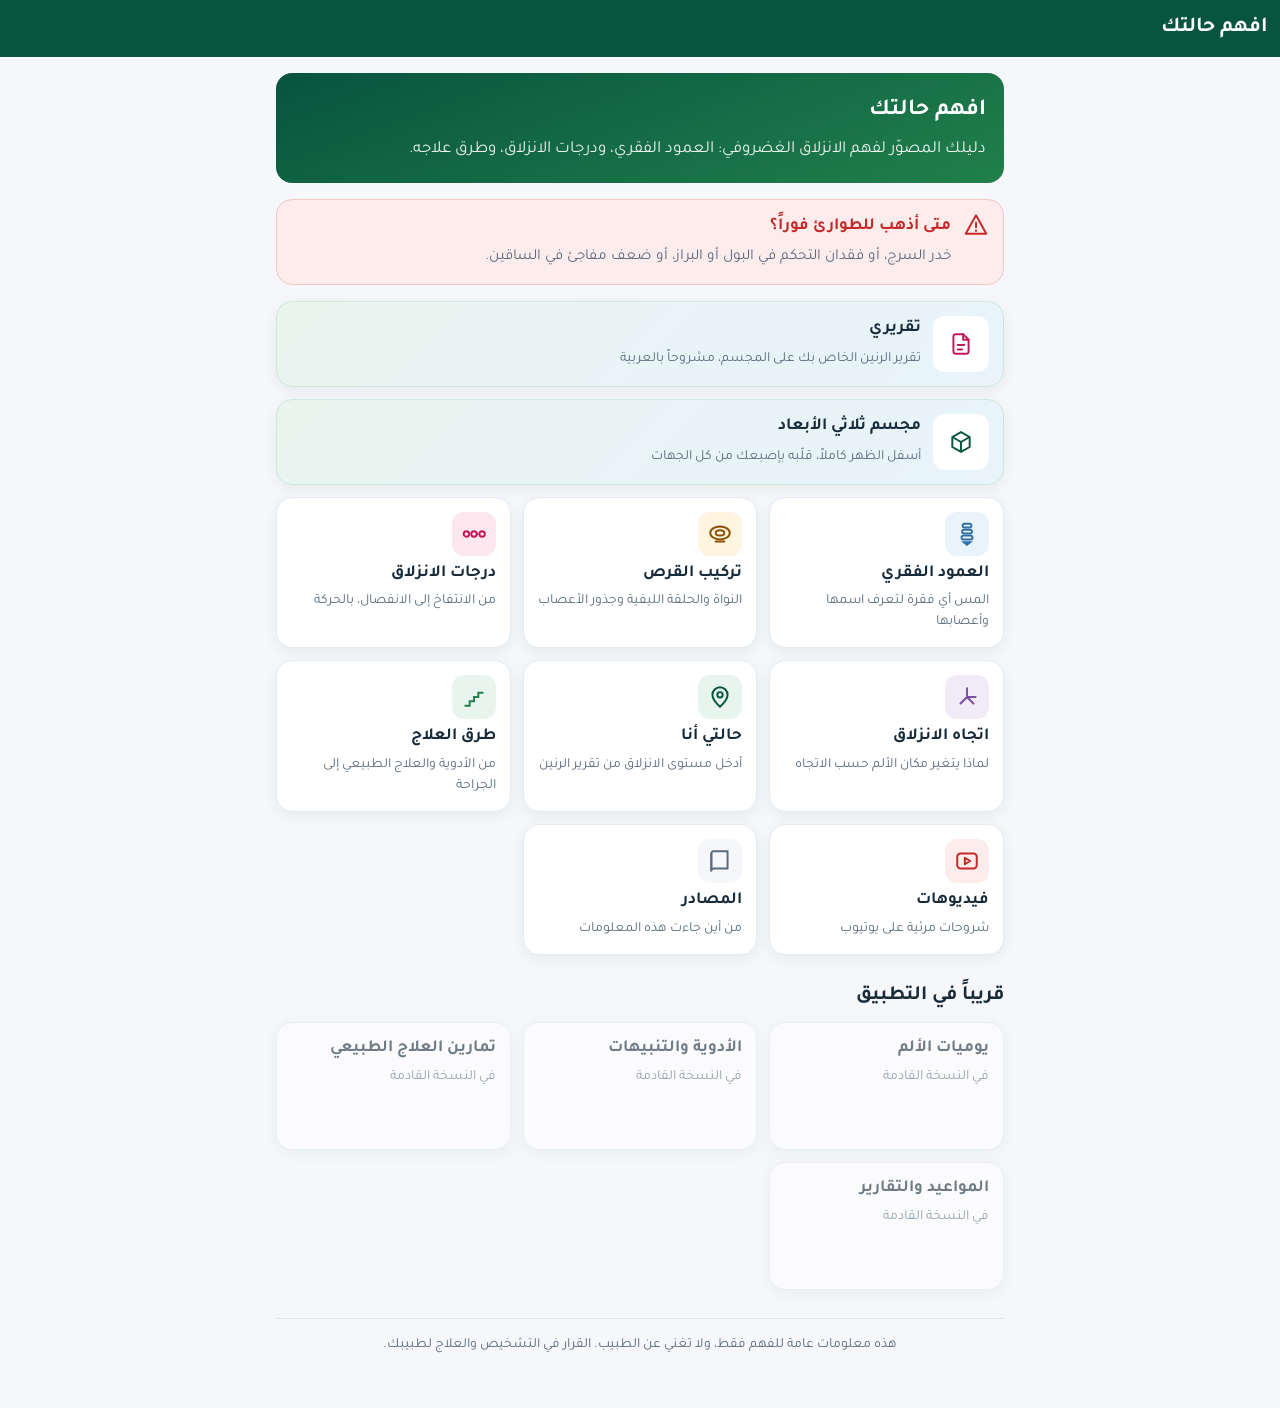
<file: dahri-android/app/src/main/assets/www/index.html>
<!doctype html>
<html lang="ar" dir="rtl">
<head>
<meta charset="utf-8">
<meta name="viewport" content="width=device-width, initial-scale=1, maximum-scale=1, user-scalable=no, viewport-fit=cover">
<title>افهم حالتك</title>
<meta name="theme-color" content="#07543F">
<meta name="apple-mobile-web-app-capable" content="yes">
<meta name="mobile-web-app-capable" content="yes">
<meta name="apple-mobile-web-app-title" content="افهم حالتك">
<meta name="apple-mobile-web-app-status-bar-style" content="default">
<link rel="manifest" href="manifest.webmanifest">
<link rel="apple-touch-icon" href="icons/icon-180.png">
<link rel="icon" type="image/png" sizes="192x192" href="icons/icon-192.png">
<link rel="stylesheet" href="style.css">
</head>
<body>
<header class="topbar">
  <button class="back" id="back" aria-label="رجوع" hidden>
    <svg viewBox="0 0 24 24" width="24" height="24" aria-hidden="true"><path d="M9 5l7 7-7 7" fill="none" stroke="currentColor" stroke-width="2.2" stroke-linecap="round" stroke-linejoin="round"/></svg>
  </button>
  <h1 id="title">افهم حالتك</h1>
</header>
<main id="view"></main>
<div class="sheet-backdrop" id="sheetBackdrop" hidden></div>
<section class="sheet" id="sheet" aria-live="polite" hidden>
  <div class="sheet-handle"></div>
  <button class="sheet-close" id="sheetClose" aria-label="إغلاق">✕</button>
  <div id="sheetBody"></div>
</section>
<script src="lib/three.min.js"></script>
<script src="data.js"></script>
<script src="draw.js"></script>
<script src="model3d.js"></script>
<script src="spine3d.js"></script>
<script src="app.js"></script>
</body>
</html>
</file>
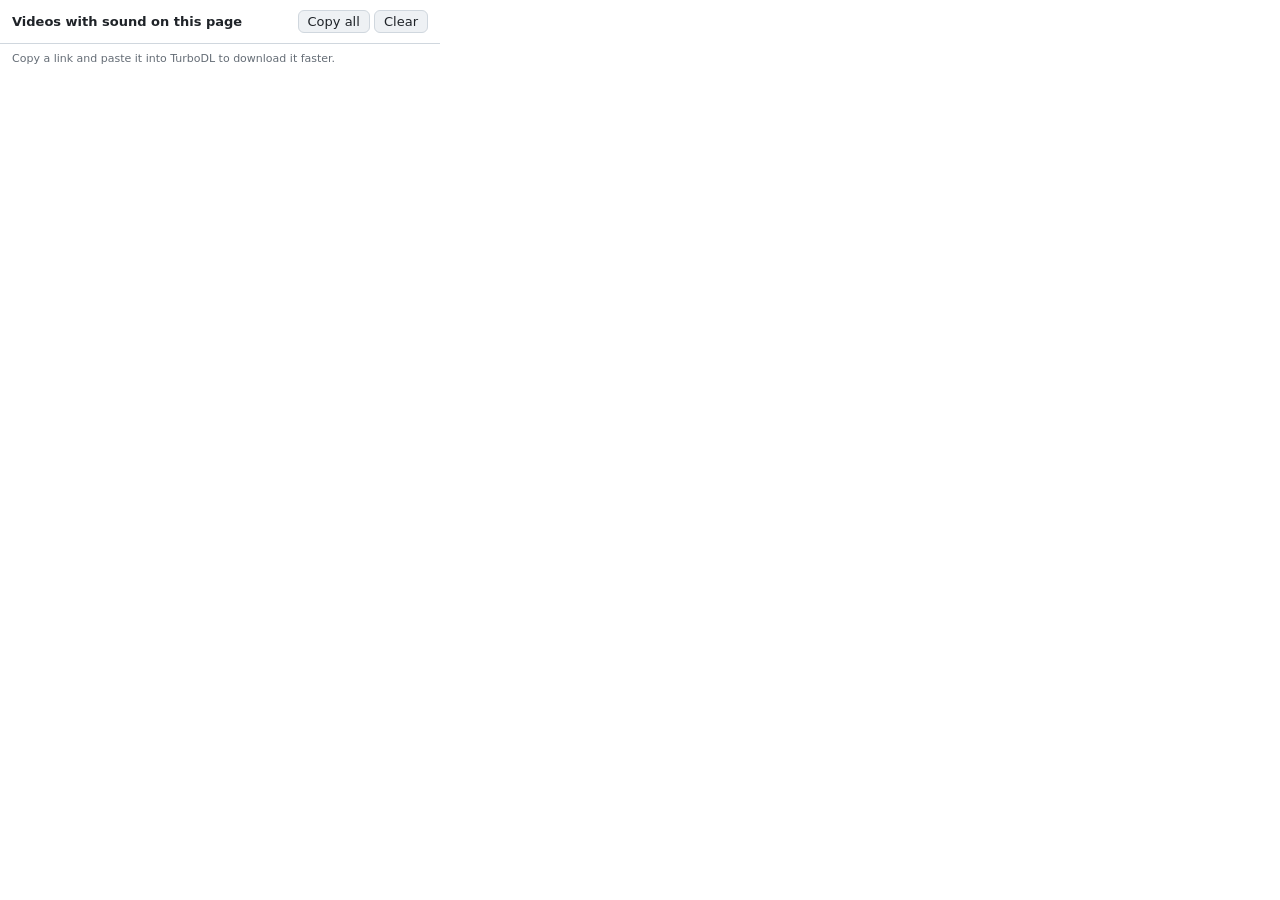
<file: downloader/browser-extension/popup.html>
<!doctype html>
<html>
<head>
  <meta charset="utf-8">
  <link rel="stylesheet" href="popup.css">
</head>
<body>
  <header>
    <strong>Videos with sound on this page</strong>
    <span class="actions">
      <button id="copyAll" title="Copy every link">Copy all</button>
      <button id="clear" title="Empty the list">Clear</button>
    </span>
  </header>
  <ul id="list"></ul>
  <p id="empty" hidden>
    No video seen yet.<br>
    <b>Play the video for a few seconds</b>, then click this icon again.<br>
    <span class="muted">Only complete videos with sound are listed; sound-only files and
    streams are skipped. Encrypted (DRM) videos such as Netflix cannot be captured.</span>
  </p>
  <footer class="muted">Copy a link and paste it into TurboDL to download it faster.</footer>
  <script src="popup.js"></script>
</body>
</html>
</file>
<file: dahri-android/app/src/main/assets/www/style.css>
@font-face { font-family: "Tajawal"; font-weight: 400; src: url(fonts/tajawal-arabic-400-normal.woff2) format("woff2"); unicode-range: U+0600-06FF, U+0750-077F, U+FB50-FDFF, U+FE70-FEFF; }
@font-face { font-family: "Tajawal"; font-weight: 500; src: url(fonts/tajawal-arabic-500-normal.woff2) format("woff2"); unicode-range: U+0600-06FF, U+0750-077F, U+FB50-FDFF, U+FE70-FEFF; }
@font-face { font-family: "Tajawal"; font-weight: 700; src: url(fonts/tajawal-arabic-700-normal.woff2) format("woff2"); unicode-range: U+0600-06FF, U+0750-077F, U+FB50-FDFF, U+FE70-FEFF; }
@font-face { font-family: "Tajawal"; font-weight: 400; src: url(fonts/tajawal-latin-400-normal.woff2) format("woff2"); unicode-range: U+0000-00FF; }
@font-face { font-family: "Tajawal"; font-weight: 700; src: url(fonts/tajawal-latin-700-normal.woff2) format("woff2"); unicode-range: U+0000-00FF; }

:root {
  --primary: #21804B;
  --primary-dark: #07543F;
  --secondary: #00A995;
  --accent: #EC407A;
  --accent-text: #C2185B;
  --green-soft: #E8F5EE;
  --pink-soft: #FCE7EF;
  --blue-soft: #E8F3FC;
  --amber-soft: #FFF4E0;
  --violet-soft: #F1EAF7;
  --danger: #C62828;
  --danger-soft: #FDECEC;
  --bg: #F5F7FA;
  --surface: #FFFFFF;
  --text: #172B3A;
  --muted: #5B6B7F;
  --border: #DCE5EC;
  --nerve: #E0A800;
  --shadow: 0 4px 14px rgba(23, 43, 58, 0.06);
  --radius: 16px;
}

* { box-sizing: border-box; -webkit-tap-highlight-color: transparent; }
html { font-size: 17px; }
body {
  margin: 0; background: var(--bg); color: var(--text);
  font-family: "Tajawal", "Noto Sans Arabic", sans-serif; line-height: 1.75;
  -webkit-text-size-adjust: 100%;
}
.topbar {
  position: sticky; top: 0; z-index: 5; display: flex; align-items: center; gap: 4px;
  background: var(--primary-dark); color: #fff; padding: 10px 12px; min-height: 56px;
}
.topbar h1 { margin: 0; font-size: 1.25rem; font-weight: 700; }
.back { background: none; border: 0; color: #fff; width: 44px; height: 44px; display: grid; place-items: center; border-radius: 50%; }
.back:active { background: rgba(255,255,255,.15); }
main { padding: 16px 16px 40px; max-width: 760px; margin: 0 auto; }

h2 { font-size: 1.2rem; margin: 24px 0 8px; font-weight: 700; }
h3 { font-size: 1.05rem; margin: 0 0 4px; font-weight: 700; }
p { margin: 0 0 10px; }
.muted { color: var(--muted); font-size: .9rem; }
.ltr { direction: ltr; unicode-bidi: isolate; display: inline-block; }

.hero { background: linear-gradient(160deg, var(--primary-dark), var(--primary)); color: #fff; border-radius: var(--radius); padding: 18px; margin-bottom: 16px; }
.hero h2 { margin: 0 0 4px; font-size: 1.35rem; }
.hero p { margin: 0; opacity: .92; }

.grid { display: grid; grid-template-columns: 1fr 1fr; gap: 12px; }
@media (min-width: 560px) { .grid { grid-template-columns: repeat(3, 1fr); } }
.tile {
  display: flex; flex-direction: column; gap: 6px; text-decoration: none; color: var(--text);
  background: var(--surface); border-radius: var(--radius); padding: 14px; box-shadow: var(--shadow);
  border: 1px solid #E4EBF0; min-height: 128px;
}
.tile:active { transform: scale(.98); }
.tile .ico { width: 44px; height: 44px; border-radius: 12px; display: grid; place-items: center; }
.tile strong { font-size: 1rem; line-height: 1.4; }
.tile span { color: var(--muted); font-size: .82rem; line-height: 1.5; }
.tile.danger { background: var(--danger-soft); border-color: #F5C6C6; }
.tile.danger strong { color: var(--danger); }
.tile.soon { opacity: .6; }

.card { background: var(--surface); border-radius: var(--radius); padding: 16px; box-shadow: var(--shadow); border: 1px solid #E4EBF0; margin-bottom: 12px; }
.note { background: var(--blue-soft); border-radius: 12px; padding: 12px 14px; font-size: .92rem; margin: 12px 0; }
.note.good { background: var(--green-soft); }
.note.warn { background: var(--amber-soft); }
.disclaimer { margin-top: 28px; font-size: .82rem; color: var(--muted); text-align: center; border-top: 1px solid var(--border); padding-top: 14px; }

.alert {
  display: flex; gap: 12px; align-items: flex-start; background: var(--danger-soft); border: 1px solid #F5C6C6;
  border-radius: var(--radius); padding: 12px 14px; color: var(--text); text-decoration: none; margin: 16px 0;
}
.alert b { color: var(--danger); }

.figure { background: var(--surface); border-radius: var(--radius); box-shadow: var(--shadow); border: 1px solid #E4EBF0; padding: 8px; margin: 12px 0; }
.figure svg { display: block; width: 100%; height: auto; }
.caption { font-size: .85rem; color: var(--muted); text-align: center; padding: 4px 8px 6px; }

.chips { display: flex; gap: 8px; overflow-x: auto; padding: 4px 0 8px; scrollbar-width: none; }
.chips::-webkit-scrollbar { display: none; }
.chip {
  flex: none; border: 1.5px solid var(--border); background: var(--surface); color: var(--text);
  border-radius: 999px; padding: 8px 16px; font: inherit; font-size: .92rem; min-height: 44px;
}
.chip[aria-pressed="true"] { background: var(--primary); border-color: var(--primary); color: #fff; font-weight: 700; }

.btn {
  display: inline-flex; align-items: center; justify-content: center; gap: 8px; min-height: 48px; padding: 0 22px;
  border-radius: 999px; border: 0; background: var(--primary); color: #fff; font: inherit; font-weight: 700; text-decoration: none;
}
.btn.outline { background: transparent; border: 2px solid var(--primary); color: var(--primary-dark); }
.btn.danger { background: var(--danger); }
.btn:active { filter: brightness(.9); }
.row { display: flex; gap: 10px; flex-wrap: wrap; align-items: center; }

.stage-text h3 { color: var(--primary-dark); }
.kv { display: grid; grid-template-columns: auto 1fr; gap: 4px 12px; font-size: .95rem; }
.kv dt { color: var(--muted); }
.kv dd { margin: 0; }

details.acc { background: var(--surface); border-radius: var(--radius); box-shadow: var(--shadow); border: 1px solid #E4EBF0; margin-bottom: 12px; overflow: hidden; }
details.acc summary { list-style: none; display: flex; gap: 12px; align-items: center; padding: 14px 16px; cursor: pointer; min-height: 60px; }
details.acc summary::-webkit-details-marker { display: none; }
details.acc summary .step { flex: none; width: 34px; height: 34px; border-radius: 50%; background: var(--green-soft); color: var(--primary-dark); display: grid; place-items: center; font-weight: 700; }
details.acc summary .t { flex: 1; }
details.acc summary .t small { display: block; color: var(--muted); font-size: .82rem; line-height: 1.4; }
details.acc summary::after { content: "▾"; color: var(--muted); transition: transform .2s; }
details.acc[open] summary::after { transform: rotate(180deg); }
details.acc .body { padding: 0 16px 14px; }
details.acc .body h4 { margin: 14px 0 4px; font-size: .98rem; color: var(--primary-dark); }
details.acc ul { margin: 4px 0 10px; padding-inline-start: 20px; }
.sub { border: 1px solid var(--border); border-radius: 12px; padding: 12px; margin: 10px 0; }
.sub h4 { margin-top: 0 !important; }
.sub svg { width: 100%; max-width: 320px; display: block; margin: 6px auto; }

.video { display: flex; gap: 12px; align-items: center; text-decoration: none; color: var(--text); }
.video .play { flex: none; width: 52px; height: 52px; border-radius: 14px; background: #FDECEC; display: grid; place-items: center; }
.video .vt { flex: 1; }
.video .vt small { display: block; color: var(--muted); font-size: .82rem; line-height: 1.45; }

label.field { display: block; margin: 10px 0; font-weight: 500; }
select, input[type=text], input[type=url] {
  width: 100%; min-height: 48px; border: 1.5px solid var(--border); border-radius: 14px; padding: 8px 14px;
  font: inherit; background: var(--surface); color: var(--text); margin-top: 4px;
}

.sheet-backdrop { position: fixed; inset: 0; background: rgba(23,43,58,.35); z-index: 9; }
.sheet {
  position: fixed; inset-inline: 0; bottom: 0; z-index: 10; background: var(--surface); border-radius: 22px 22px 0 0;
  max-height: 72vh; overflow-y: auto; padding: 10px 18px 26px; box-shadow: 0 -8px 30px rgba(23,43,58,.18);
  animation: up .22s ease-out; max-width: 760px; margin: 0 auto;
}
@keyframes up { from { transform: translateY(40px); opacity: 0; } }
.sheet-handle { width: 44px; height: 5px; background: var(--border); border-radius: 3px; margin: 0 auto 8px; }
.sheet-close { position: absolute; top: 8px; inset-inline-start: 10px; width: 44px; height: 44px; border: 0; background: none; font-size: 1.1rem; color: var(--muted); }
.sheet h3 { font-size: 1.15rem; margin-inline-end: 40px; }
.tag { display: inline-block; font-size: .8rem; border-radius: 999px; padding: 2px 10px; margin: 0 0 8px; font-weight: 700; }

svg text { font-family: "Tajawal", sans-serif; direction: ltr; }
.back[hidden] { display: none; }
svg .hit { cursor: pointer; }
.pulse { animation: pulse 1.2s ease-in-out infinite; }
@keyframes pulse { 50% { opacity: .45; } }
@media (prefers-reduced-motion: reduce) { .pulse, .sheet { animation: none; } }

.m3d { position: relative; background: radial-gradient(circle at 50% 40%, #FFFFFF, #E9EFF5); border-radius: 12px; overflow: hidden; }
.m3d canvas { display: block; width: 100%; }
.m3d-hint { position: absolute; bottom: 8px; inset-inline: 0; text-align: center; font-size: .78rem; color: var(--muted); transition: opacity .4s; pointer-events: none; }
.legend { display: flex; flex-wrap: wrap; gap: 6px 14px; padding: 10px 6px 0; font-size: .8rem; color: var(--muted); }
.legend i { display: inline-block; width: 12px; height: 12px; border-radius: 3px; margin-inline-end: 5px; vertical-align: -1px; border: 1px solid rgba(0,0,0,.12); }
.vcard { display: flex; gap: 12px; align-items: center; text-decoration: none; color: var(--text); padding: 10px; }
.thumb { position: relative; flex: none; width: 128px; aspect-ratio: 16/9; border-radius: 10px; overflow: hidden; background: #E4EBF0; }
.thumb img { width: 100%; height: 100%; object-fit: cover; display: block; }
.thumb.off img { display: none; }
.pbtn { position: absolute; inset: 0; display: grid; place-items: center; }
.pbtn svg { width: 34px; height: 34px; background: rgba(255,255,255,.92); border-radius: 50%; padding: 6px 4px 6px 8px; }
.vcard .vt { flex: 1; line-height: 1.5; }
.vcard .vt b { font-size: .95rem; }
.vcard .vt small { display: block; color: var(--muted); font-size: .8rem; margin-top: 2px; }

.spine3d { background: radial-gradient(circle at 50% 35%, #FFFFFF, #E6E9EE 75%); }
.m3d-labels { position: absolute; inset: 0; pointer-events: none; overflow: hidden; }
.m3d-label {
  position: absolute; left: 0; top: 0; white-space: nowrap; font-size: .68rem; font-weight: 700; color: #172B3A;
  background: rgba(255,255,255,.86); border: 1px solid #DCE5EC; border-radius: 999px; padding: 0 7px; line-height: 1.55;
}
.m3d-label.red { color: #fff; background: #D3122B; border-color: #D3122B; }
.m3d-label.lv { font-size: .64rem; color: #5B6B7F; padding: 0 6px; }
.tile.wide { grid-column: 1 / -1; min-height: 0; display: grid; grid-template-columns: auto 1fr; column-gap: 12px; align-items: center;
  background: linear-gradient(135deg, #E8F5EE, #E8F3FC); border-color: #CFE6DA; }
.tile.wide .ico { grid-row: span 2; width: 56px; height: 56px; background: #fff !important; }
.m3d-reset { position: absolute; top: 8px; inset-inline-start: 8px; width: 44px; height: 44px; border-radius: 50%;
  border: 1px solid #DCE5EC; background: rgba(255,255,255,.9); color: var(--primary-dark); font-size: 1.3rem; z-index: 2; }

/* full-screen pictures */
.figure { position: relative; }
.fs-open { position: absolute; top: 8px; inset-inline-end: 8px; z-index: 3; width: 44px; height: 44px; border-radius: 50%;
  border: 1px solid #DCE5EC; background: rgba(255,255,255,.92); color: var(--primary-dark); display: grid; place-items: center; box-shadow: var(--shadow); }
.figure.fs { position: fixed; inset: 56px 0 0 0; z-index: 30; margin: 0; border-radius: 0; border: 0; padding: 8px;
  overflow-y: auto; background: var(--surface); display: flex; flex-direction: column; justify-content: flex-start; justify-content: safe center; }
.figure.fs > .fs-open { display: none; }
.figure.fs > svg { max-height: calc(100vh - 80px); width: 100%; }
.figure.fs .m3d { flex: none; height: calc(100vh - 72px); }
.figure.fs .m3d canvas { position: absolute; inset: 0; }
.figure.fs .m3d ~ * { flex: none; }
.fs-bar { position: fixed; top: 0; inset-inline: 0; z-index: 31; height: 56px; display: flex; align-items: center; gap: 4px;
  padding: 0 12px; background: var(--primary-dark); color: #fff; font-weight: 700; font-size: 1.1rem; }
body.fs-on { overflow: hidden; }
.sheet-backdrop { z-index: 39; }
.sheet { z-index: 40; }

/* iPhone: keep clear of the notch and the home bar */
.topbar, .fs-bar { padding-top: calc(10px + env(safe-area-inset-top)); padding-bottom: 10px; min-height: calc(56px + env(safe-area-inset-top)); }
.fs-bar { height: auto; }
.figure.fs { top: calc(56px + env(safe-area-inset-top)); padding-bottom: calc(8px + env(safe-area-inset-bottom)); }
.figure.fs .m3d { height: calc(100vh - 72px - env(safe-area-inset-top) - env(safe-area-inset-bottom)); height: calc(100dvh - 72px - env(safe-area-inset-top) - env(safe-area-inset-bottom)); }
main { padding-bottom: calc(40px + env(safe-area-inset-bottom)); }
.sheet { padding-bottom: calc(26px + env(safe-area-inset-bottom)); }
.install { position: relative; background: var(--green-soft); border-color: #CFE6DA; }
.install ol { margin: 6px 0 8px; padding-inline-start: 22px; }
.install .ios-share { display: inline-grid; place-items: center; width: 26px; height: 26px; border-radius: 6px; background: #fff; color: #0A84FF; vertical-align: -6px; }
.install .sheet-close { inset-inline-start: auto; inset-inline-end: 6px; top: 6px; }
.install h3 { margin-inline-end: 0; }
.m3d-label.orange { color: #fff; background: #E07B12; border-color: #E07B12; }
.card.good { background: var(--green-soft); border-color: #CFE6DA; }
</file>
<file: downloader/browser-extension/popup.css>
:root { --bg: #fff; --fg: #1f2328; --muted: #656d76; --line: #d0d7de; --chip: #eef1f4; --accent: #1f6feb; }
@media (prefers-color-scheme: dark) {
  :root { --bg: #161b22; --fg: #e6edf3; --muted: #8d96a0; --line: #30363d; --chip: #262c36; --accent: #4493f8; }
}
body { margin: 0; width: 440px; font: 13px system-ui, sans-serif; background: var(--bg); color: var(--fg); }
header { display: flex; align-items: center; justify-content: space-between; padding: 10px 12px; border-bottom: 1px solid var(--line); }
.actions button, li button { font: inherit; border: 1px solid var(--line); background: var(--chip); color: var(--fg); border-radius: 6px; padding: 3px 9px; cursor: pointer; }
li button.primary { background: var(--accent); border-color: var(--accent); color: #fff; }
button:disabled { opacity: .45; cursor: default; }
ul { list-style: none; margin: 0; padding: 0; max-height: 420px; overflow-y: auto; }
li { padding: 9px 12px; border-bottom: 1px solid var(--line); }
.name { font-weight: 600; overflow: hidden; text-overflow: ellipsis; white-space: nowrap; }
.url { color: var(--muted); font-size: 11px; overflow: hidden; text-overflow: ellipsis; white-space: nowrap; margin: 2px 0 6px; }
.row { display: flex; gap: 6px; align-items: center; flex-wrap: wrap; }
.chip { background: var(--chip); border-radius: 10px; padding: 1px 8px; font-size: 11px; }
.chip.stream { background: #fff1c2; color: #6b4f00; }
.spacer { flex: 1; }
#empty { padding: 18px 14px; line-height: 1.5; margin: 0; }
.muted { color: var(--muted); font-size: 11px; }
footer { padding: 8px 12px; }
</file>
